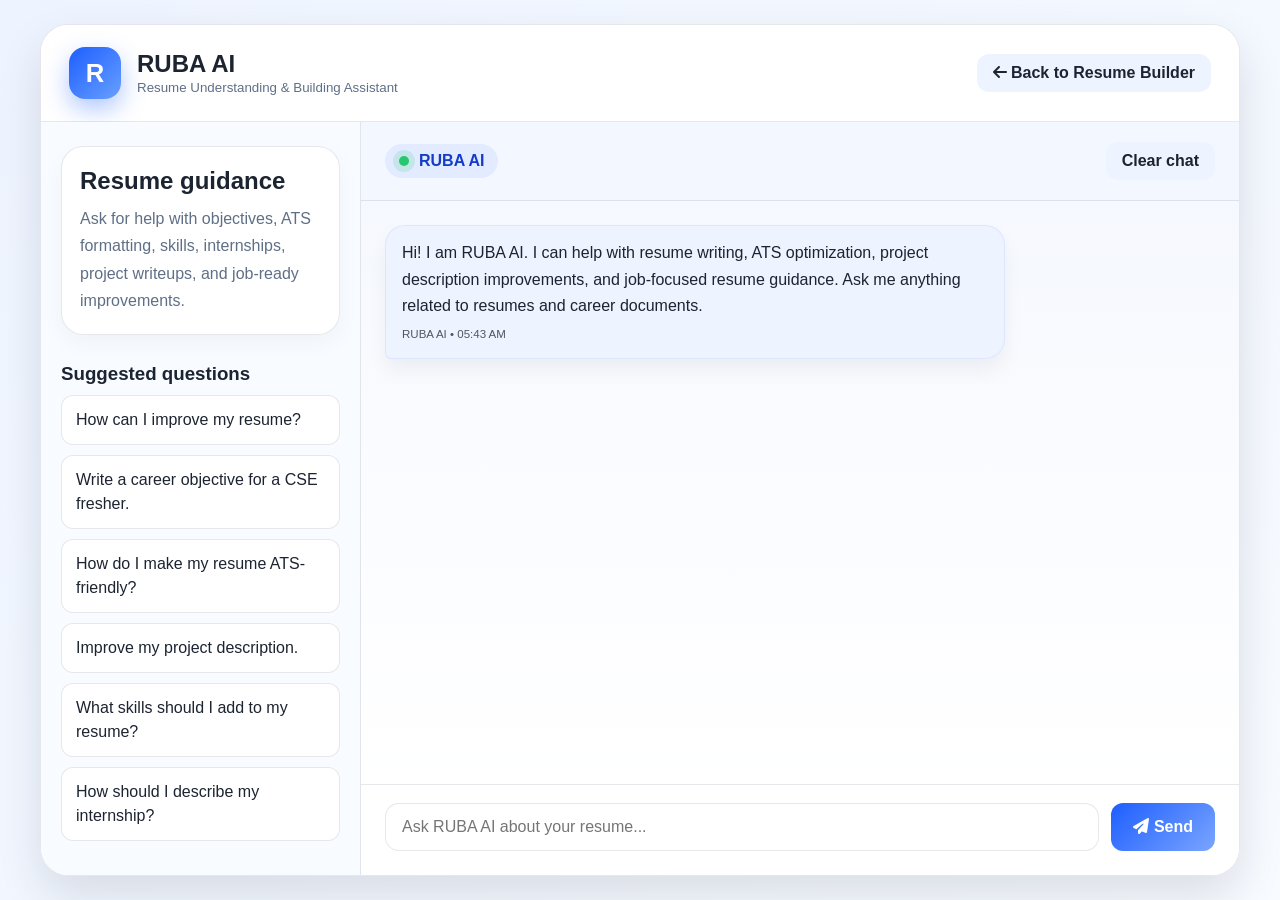
<file: Artifact/ruba-ai.html>
<!DOCTYPE html>
<html lang="en">
<head>
    <meta charset="UTF-8">
    <meta name="viewport" content="width=device-width, initial-scale=1.0">
    <title>RUBA AI | Resume Assistant</title>
    <link rel="stylesheet" href="https://cdnjs.cloudflare.com/ajax/libs/font-awesome/6.5.2/css/all.min.css">
    <link rel="stylesheet" href="ruba-ai.css">
</head>
<body>
    <div class="assistant-shell">
        <header class="assistant-topbar">
            <div class="brand-block">
                <div class="brand-logo">R</div>
                <div>
                    <div class="brand-name">RUBA AI</div>
                    <small>Resume Understanding &amp; Building Assistant</small>
                </div>
            </div>

            <button class="back-btn" type="button" onclick="window.location.href='index.html'">
                <i class="fa-solid fa-arrow-left"></i>
                Back to Resume Builder
            </button>
        </header>

        <main class="assistant-main">
            <aside class="assistant-sidebar">
                <div class="sidebar-card">
                    <h2>Resume guidance</h2>
                    <p>Ask for help with objectives, ATS formatting, skills, internships, project writeups, and job-ready improvements.</p>
                </div>

                <div class="suggestions">
                    <h3>Suggested questions</h3>
                    <button class="suggestion-btn" type="button" data-question="How can I improve my resume?">How can I improve my resume?</button>
                    <button class="suggestion-btn" type="button" data-question="Write a career objective for a CSE fresher.">Write a career objective for a CSE fresher.</button>
                    <button class="suggestion-btn" type="button" data-question="How do I make my resume ATS-friendly?">How do I make my resume ATS-friendly?</button>
                    <button class="suggestion-btn" type="button" data-question="Improve my project description.">Improve my project description.</button>
                    <button class="suggestion-btn" type="button" data-question="What skills should I add to my resume?">What skills should I add to my resume?</button>
                    <button class="suggestion-btn" type="button" data-question="How should I describe my internship?">How should I describe my internship?</button>
                </div>
            </aside>

            <section class="chat-panel">
                <div class="chat-header">
                    <div class="status-pill">
                        <span class="status-dot"></span>
                        RUBA AI
                    </div>
                    <button id="clearChatBtn" class="clear-chat" type="button">Clear chat</button>
                </div>

                <div id="chatMessages" class="chat-messages" aria-live="polite"></div>

                <div id="statusMessage" class="status-message" hidden></div>

                <form id="chatForm" class="chat-form">
                    <label class="sr-only" for="userInput">Ask RUBA AI</label>
                    <input id="userInput" type="text" placeholder="Ask RUBA AI about your resume..." autocomplete="off">
                    <button id="sendButton" type="submit">
                        <i class="fa-solid fa-paper-plane"></i>
                        Send
                    </button>
                </form>
            </section>
        </main>
    </div>

    <script src="ruba-config.js"></script>
    <script src="ruba-ai.js"></script>
</body>
</html>
</file>
<file: Artifact/ruba-ai.css>
:root {
    --bg: #f4f7fb;
    --panel: #ffffff;
    --panel-alt: #eef4ff;
    --primary: #1e5eff;
    --primary-dark: #153cc7;
    --primary-soft: rgba(30, 94, 255, 0.12);
    --text: #1c2431;
    --text-soft: #5f6f86;
    --user: #1f5eff;
    --assistant: #edf3ff;
    --border: rgba(20, 37, 63, 0.1);
    --shadow: 0 20px 45px rgba(15, 23, 42, 0.12);
}

* {
    box-sizing: border-box;
}

html, body {
    margin: 0;
    min-height: 100%;
    font-family: 'Poppins', Arial, sans-serif;
    background: linear-gradient(135deg, #eef4ff 0%, #f8fbff 100%);
    color: var(--text);
}

body {
    min-height: 100vh;
    display: flex;
    justify-content: center;
    align-items: center;
    padding: 24px;
}

button, input {
    font: inherit;
}

.assistant-shell {
    width: min(1200px, 100%);
    background: rgba(255, 255, 255, 0.8);
    border: 1px solid var(--border);
    border-radius: 28px;
    box-shadow: var(--shadow);
    backdrop-filter: blur(10px);
    overflow: hidden;
}

.assistant-topbar {
    display: flex;
    align-items: center;
    justify-content: space-between;
    gap: 20px;
    padding: 22px 28px;
    background: rgba(255, 255, 255, 0.88);
    border-bottom: 1px solid var(--border);
}

.brand-block {
    display: flex;
    align-items: center;
    gap: 16px;
}

.brand-logo {
    width: 52px;
    height: 52px;
    border-radius: 16px;
    background: linear-gradient(135deg, var(--primary), #67a0ff);
    display: grid;
    place-items: center;
    font-size: 1.6rem;
    font-weight: 700;
    color: white;
    box-shadow: 0 10px 24px rgba(30, 94, 255, 0.35);
}

.brand-name {
    font-size: 1.5rem;
    font-weight: 700;
    margin: 0;
}

.brand-block small {
    color: var(--text-soft);
}

.back-btn,
.clear-chat,
.suggestion-btn,
.chat-form button {
    border: none;
    border-radius: 12px;
    cursor: pointer;
    transition: transform 0.2s ease, box-shadow 0.2s ease, opacity 0.2s ease;
}

.back-btn,
.clear-chat {
    padding: 10px 16px;
    background: var(--panel-alt);
    color: var(--text);
    font-weight: 600;
}

.back-btn:hover,
.clear-chat:hover,
.suggestion-btn:hover,
.chat-form button:hover {
    transform: translateY(-1px);
    box-shadow: 0 12px 20px rgba(30, 94, 255, 0.12);
}

.assistant-main {
    display: grid;
    grid-template-columns: 320px 1fr;
    min-height: 720px;
}

.assistant-sidebar {
    background: #f8fbff;
    border-right: 1px solid var(--border);
    padding: 24px 20px;
}

.sidebar-card {
    background: white;
    border: 1px solid var(--border);
    border-radius: 22px;
    padding: 20px 18px;
    box-shadow: 0 8px 22px rgba(15, 23, 42, 0.04);
}

.sidebar-card h2,
.suggestions h3 {
    margin-top: 0;
    margin-bottom: 10px;
}

.sidebar-card p {
    margin: 0;
    color: var(--text-soft);
    line-height: 1.7;
}

.suggestions {
    margin-top: 28px;
}

.suggestion-btn {
    width: 100%;
    padding: 12px 14px;
    margin-bottom: 10px;
    background: white;
    border: 1px solid var(--border);
    color: var(--text);
    text-align: left;
    line-height: 1.5;
}

.chat-panel {
    display: flex;
    flex-direction: column;
    min-height: 720px;
    background: rgba(255, 255, 255, 0.7);
}

.chat-header {
    display: flex;
    align-items: center;
    justify-content: space-between;
    gap: 12px;
    padding: 20px 24px;
    border-bottom: 1px solid var(--border);
    background: rgba(240, 246, 255, 0.8);
}

.status-pill {
    display: inline-flex;
    align-items: center;
    gap: 10px;
    padding: 8px 14px;
    border-radius: 999px;
    background: rgba(30, 94, 255, 0.08);
    color: var(--primary-dark);
    font-weight: 700;
}

.status-dot {
    width: 10px;
    height: 10px;
    border-radius: 50%;
    background: #27c76f;
    box-shadow: 0 0 0 6px rgba(39, 199, 111, 0.15);
}

.chat-messages {
    flex: 1;
    padding: 24px;
    overflow-y: auto;
    display: flex;
    flex-direction: column;
    gap: 16px;
    background: linear-gradient(180deg, rgba(245, 248, 255, 0.9), rgba(255, 255, 255, 0.95));
}

.chat-message {
    display: flex;
}

.chat-message.user {
    justify-content: flex-end;
}

.chat-message.assistant {
    justify-content: flex-start;
}

.message-bubble {
    max-width: min(75%, 620px);
    border-radius: 20px;
    padding: 14px 16px;
    line-height: 1.65;
    white-space: pre-line;
    box-shadow: 0 12px 20px rgba(15, 23, 42, 0.05);
}

.chat-message.user .message-bubble {
    background: linear-gradient(135deg, var(--user), #4a74ff);
    color: white;
    border-bottom-right-radius: 6px;
}

.chat-message.assistant .message-bubble {
    background: var(--assistant);
    color: var(--text);
    border: 1px solid rgba(30, 94, 255, 0.08);
    border-bottom-left-radius: 6px;
}

.message-meta {
    display: block;
    font-size: 0.72rem;
    margin-top: 6px;
    opacity: 0.75;
}

.status-message {
    padding: 0 24px 14px;
    color: var(--text-soft);
    font-size: 0.9rem;
}

.chat-form {
    display: flex;
    gap: 12px;
    padding: 18px 24px 24px;
    border-top: 1px solid var(--border);
    background: rgba(255, 255, 255, 0.85);
}

.chat-form input {
    flex: 1;
    padding: 14px 16px;
    border: 1px solid var(--border);
    border-radius: 14px;
    background: white;
    color: var(--text);
    outline: none;
}

.chat-form input:focus {
    border-color: rgba(30, 94, 255, 0.4);
    box-shadow: 0 0 0 4px rgba(30, 94, 255, 0.08);
}

.chat-form button {
    background: linear-gradient(135deg, var(--primary), #7aa5ff);
    color: white;
    padding: 14px 22px;
    font-weight: 700;
}

.sr-only {
    position: absolute;
    width: 1px;
    height: 1px;
    padding: 0;
    margin: -1px;
    overflow: hidden;
    clip: rect(0, 0, 0, 0);
    white-space: nowrap;
    border: 0;
}

@media (max-width: 960px) {
    .assistant-main {
        grid-template-columns: 1fr;
    }

    .assistant-sidebar {
        border-right: none;
        border-bottom: 1px solid var(--border);
    }
}

@media (max-width: 640px) {
    body {
        padding: 16px;
    }

    .assistant-topbar {
        flex-direction: column;
        align-items: flex-start;
    }

    .back-btn {
        width: 100%;
    }

    .chat-form {
        flex-direction: column;
    }

    .chat-form button {
        width: 100%;
    }

    .message-bubble {
        max-width: 88%;
    }
}

@media (prefers-color-scheme: dark) {
    :root {
        --bg: #09111e;
        --panel: #111b2b;
        --panel-alt: #142339;
        --primary: #7aa5ff;
        --primary-dark: #b3cbff;
        --primary-soft: rgba(122,165,255,0.15);
        --text: #eaf2ff;
        --text-soft: #aec2db;
        --assistant: #16263f;
        --border: rgba(148, 163, 184, 0.16);
        --shadow: 0 24px 45px rgba(2, 6, 23, 0.45);
    }

    body {
        background: linear-gradient(135deg, #09111e 0%, #101d30 100%);
    }

    .assistant-shell,
    .assistant-topbar,
    .assistant-sidebar,
    .chat-panel,
    .sidebar-card,
    .suggestion-btn,
    .chat-form input,
    .chat-messages,
    .chat-form {
        background: rgba(11, 18, 29, 0.85);
        color: var(--text);
    }

    .suggestion-btn,
    .chat-form input,
    .back-btn,
    .clear-chat {
        border-color: var(--border);
        background: rgba(17, 27, 43, 0.9);
        color: var(--text);
    }
}
</file>
